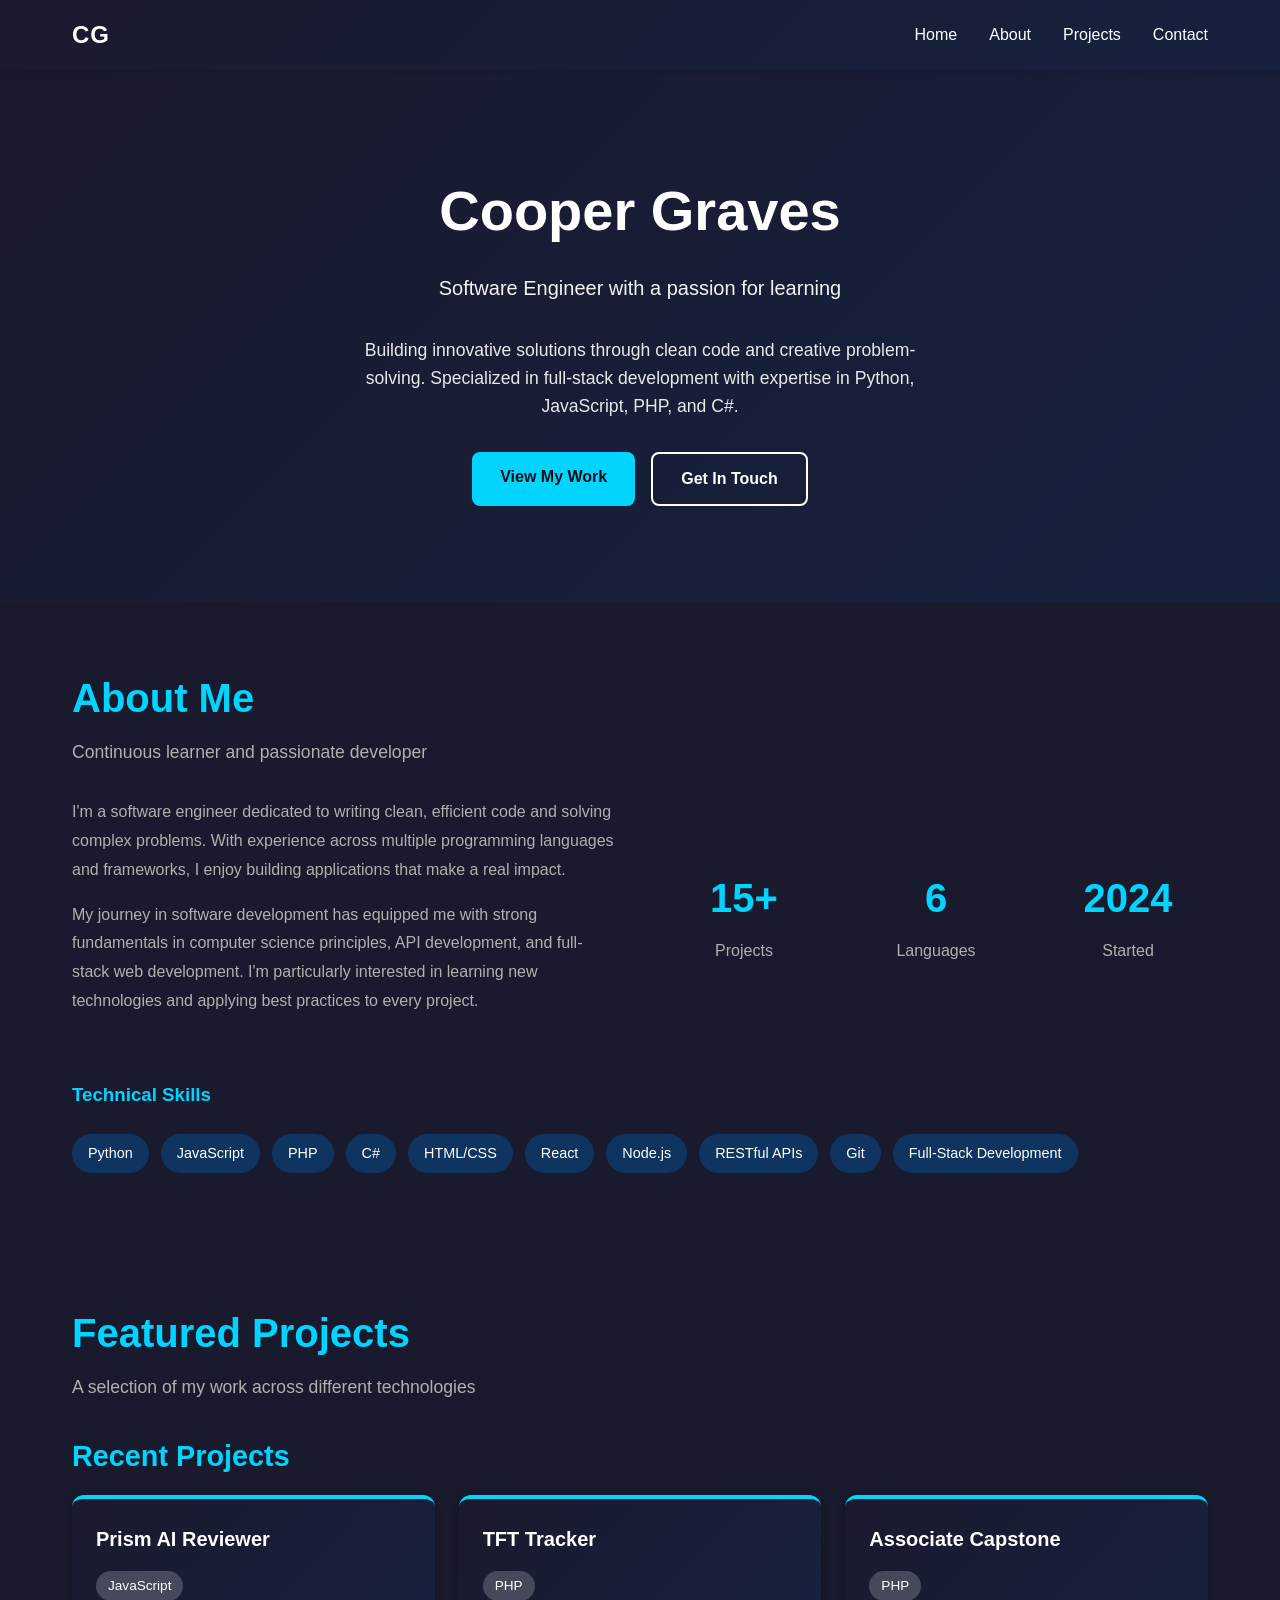
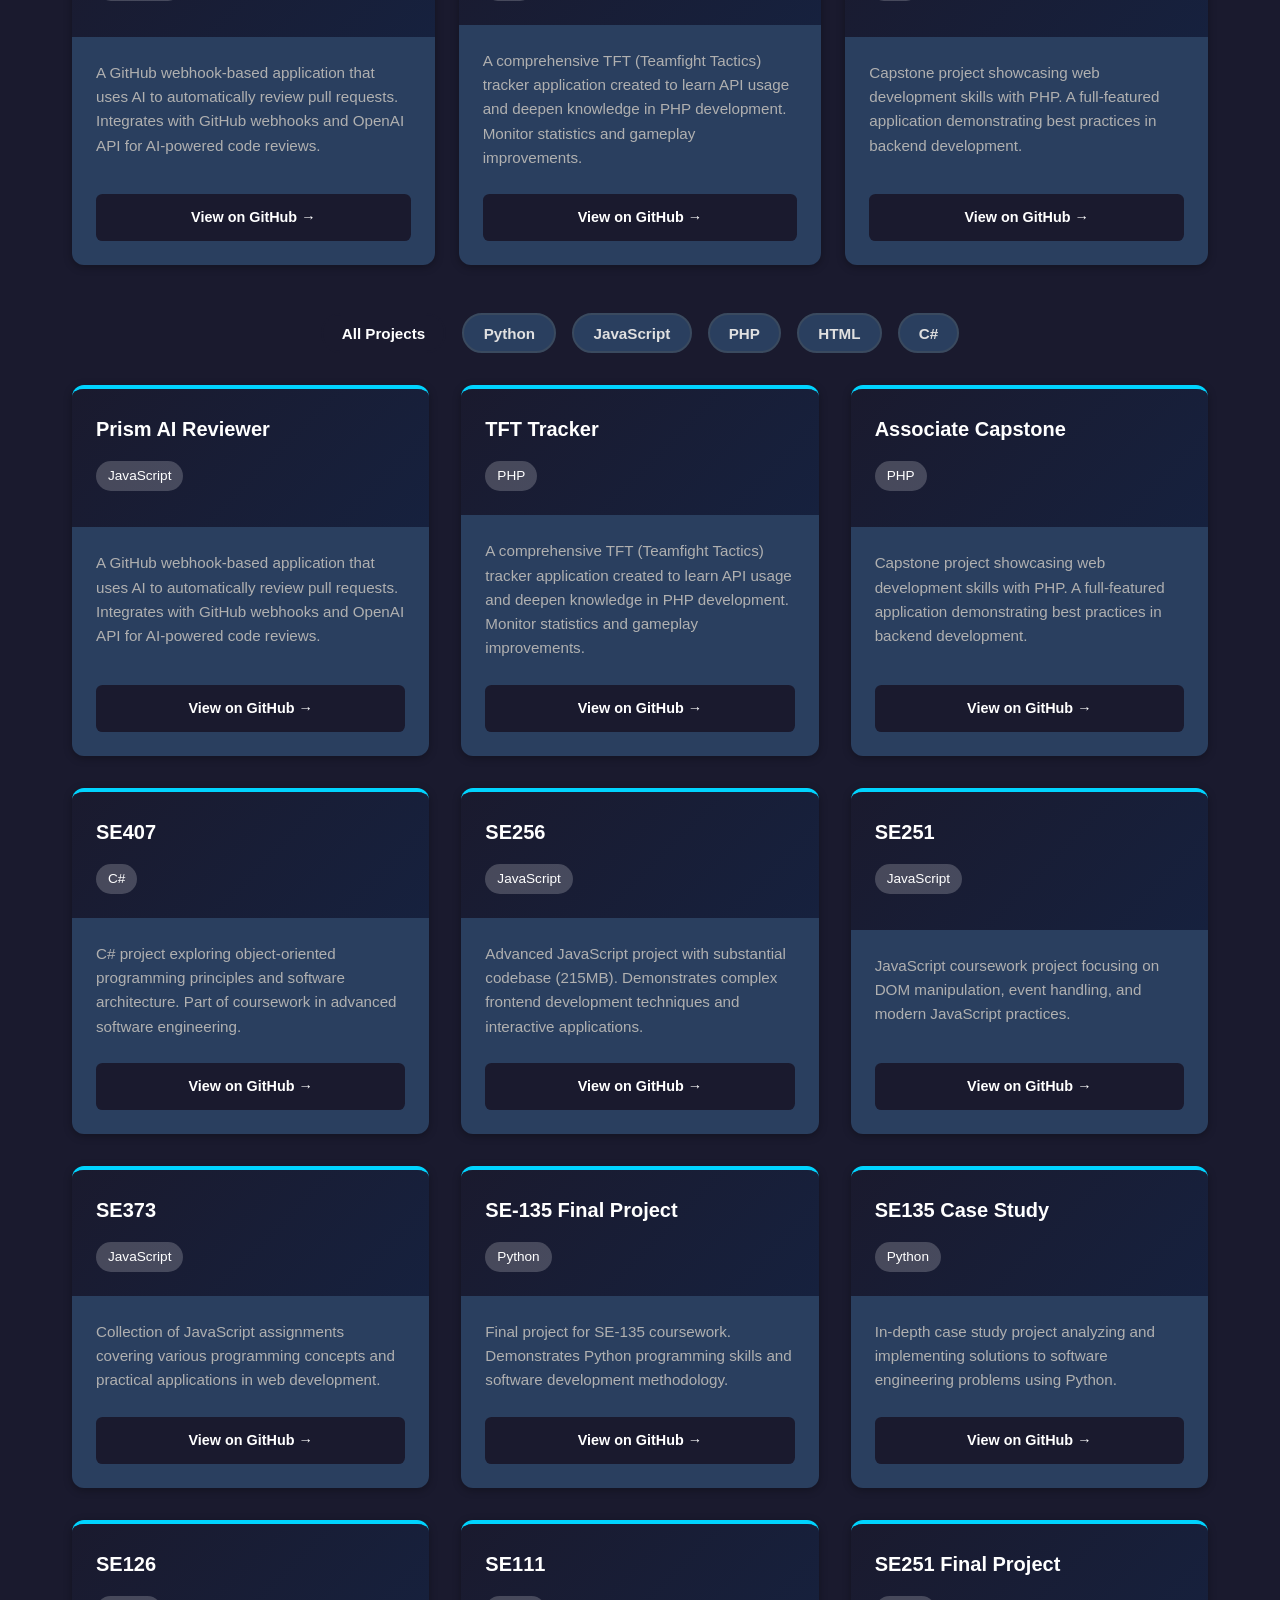
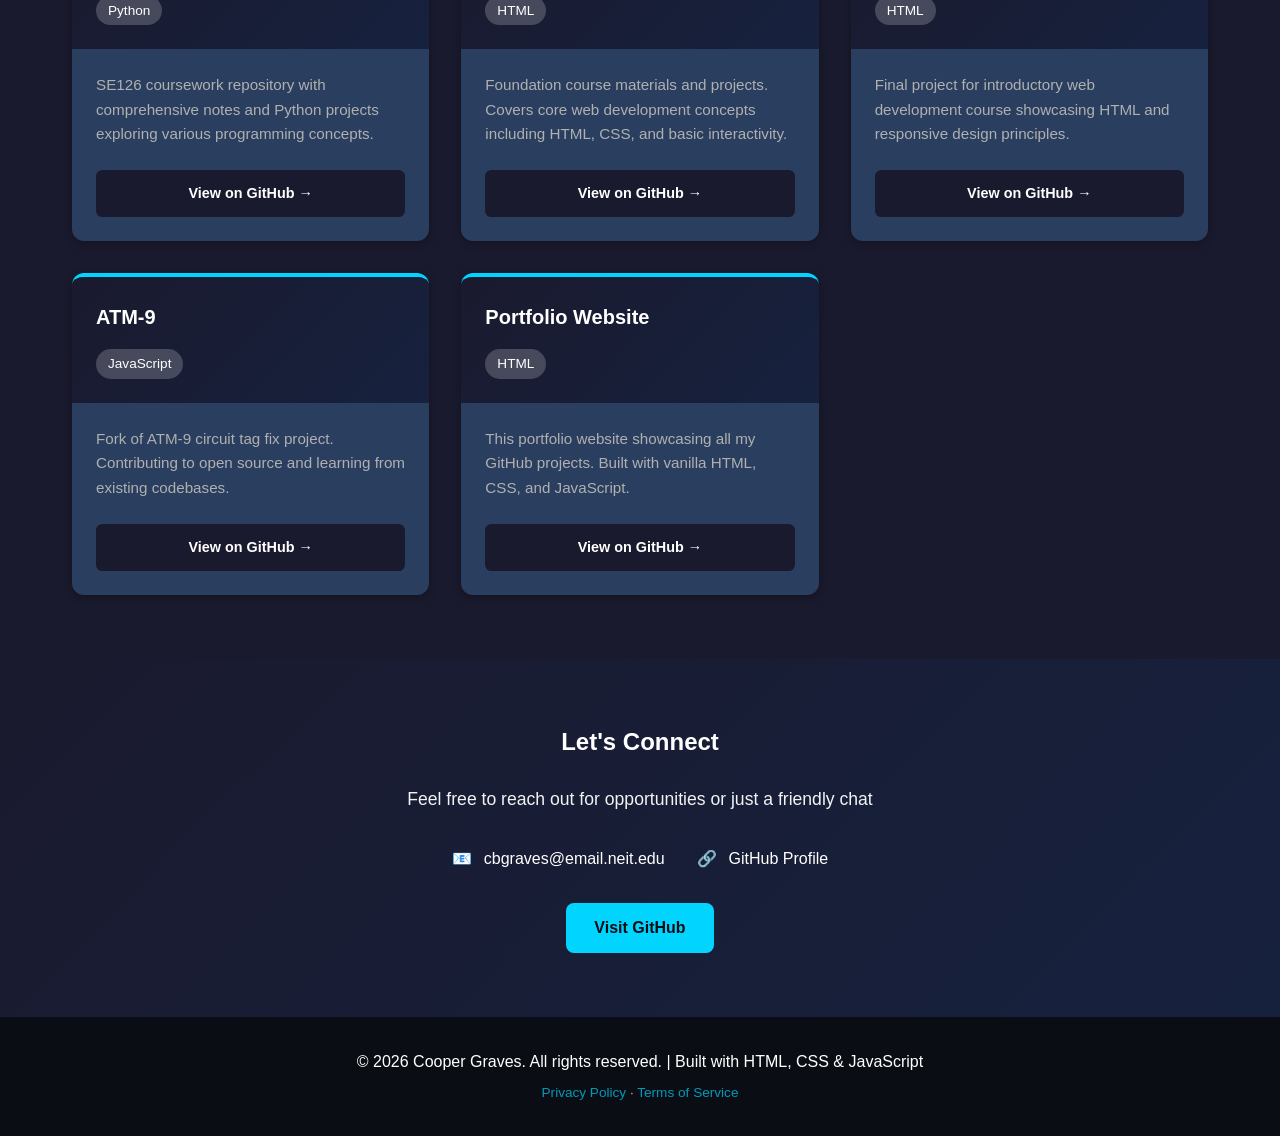
<file: index.html>
<!DOCTYPE html>
<html lang="en">

<head>
    <meta charset="UTF-8">
    <meta name="viewport" content="width=device-width, initial-scale=1.0">
    <meta name="description"
        content="Cooper Graves - Software Engineer Portfolio. Showcasing projects in Python, JavaScript, PHP, C# and more.">
    <title>Cooper Graves - Software Engineer Portfolio</title>
    <link rel="stylesheet" href="style.css">
</head>

<body>
    <!-- Navigation -->
    <nav>
        <div class="container">
            <div class="logo">CG</div>
            <ul>
                <li><a href="#home">Home</a></li>
                <li><a href="#about">About</a></li>
                <li><a href="#projects">Projects</a></li>
                <li><a href="#contact">Contact</a></li>
            </ul>
        </div>
    </nav>

    <!-- Hero Section -->
    <section class="hero" id="home">
        <div class="container">
            <h1>Cooper Graves</h1>
            <p class="subtitle">Software Engineer with a passion for learning</p>
            <p class="bio">Building innovative solutions through clean code and creative problem-solving. Specialized in
                full-stack development with expertise in Python, JavaScript, PHP, and C#.</p>
            <div class="cta-buttons">
                <a href="#projects" class="btn btn-primary">View My Work</a>
                <a href="#contact" class="btn btn-secondary">Get In Touch</a>
            </div>
        </div>
    </section>

    <!-- About Section -->
    <section class="section" id="about">
        <div class="container">
            <h2>About Me</h2>
            <p class="section-subtitle">Continuous learner and passionate developer</p>
            <div class="about-content">
                <div class="about-text">
                    <p>I'm a software engineer dedicated to writing clean, efficient code and solving complex problems.
                        With experience across multiple programming languages and frameworks, I enjoy building
                        applications that make a real impact.</p>
                    <p>My journey in software development has equipped me with strong fundamentals in computer science
                        principles, API development, and full-stack web development. I'm particularly interested in
                        learning new technologies and applying best practices to every project.</p>
                </div>
                <div>
                    <div class="stats">
                        <div class="stat-item">
                            <h3>15+</h3>
                            <p>Projects</p>
                        </div>
                        <div class="stat-item">
                            <h3>6</h3>
                            <p>Languages</p>
                        </div>
                        <div class="stat-item">
                            <h3>2024</h3>
                            <p>Started</p>
                        </div>
                    </div>
                </div>
            </div>
            <div style="margin-top: 3rem;">
                <h3 style="margin-bottom: 1rem; color: var(--accent-bright);">Technical Skills</h3>
                <div class="skills">
                    <span class="skill-tag">Python</span>
                    <span class="skill-tag">JavaScript</span>
                    <span class="skill-tag">PHP</span>
                    <span class="skill-tag">C#</span>
                    <span class="skill-tag">HTML/CSS</span>
                    <span class="skill-tag">React</span>
                    <span class="skill-tag">Node.js</span>
                    <span class="skill-tag">RESTful APIs</span>
                    <span class="skill-tag">Git</span>
                    <span class="skill-tag">Full-Stack Development</span>
                </div>
            </div>
        </div>
    </section>

    <!-- Projects Section -->
    <section class="section" id="projects">
        <div class="container">
            <h2>Featured Projects</h2>
            <p class="section-subtitle">A selection of my work across different technologies</p>

            <div class="recent-projects">
                <h3>Recent Projects</h3>
                <div class="recent-grid" id="recentGrid">
                </div>
            </div>

            <div class="filter-buttons">
                <button class="filter-btn active" data-filter="all">All Projects</button>
                <button class="filter-btn" data-filter="Python">Python</button>
                <button class="filter-btn" data-filter="JavaScript">JavaScript</button>
                <button class="filter-btn" data-filter="PHP">PHP</button>
                <button class="filter-btn" data-filter="HTML">HTML</button>
                <button class="filter-btn" data-filter="C#">C#</button>
            </div>

            <div class="projects-grid" id="projectsGrid">
                <!-- Projects will be dynamically inserted here -->
            </div>
        </div>
    </section>

    <!-- Contact Section -->
    <section class="contact-section" id="contact">
        <div class="container">
            <h2>Let's Connect</h2>
            <p style="font-size: 1.1rem; margin-bottom: 2rem; opacity: 0.95;">Feel free to reach out for opportunities
                or just a friendly chat</p>
            <div class="contact-info">
                <div class="contact-item">
                    <span>📧</span>
                    <a href="mailto:cbgraves@email.neit.edu" class="contact-link">cbgraves@email.neit.edu</a>
                </div>
                <div class="contact-item">
                    <span>🔗</span>
                    <a href="https://github.com/Arochio" class="contact-link" target="_blank">GitHub Profile</a>
                </div>
            </div>
            <a href="https://github.com/Arochio" class="btn btn-primary" target="_blank">Visit GitHub</a>
        </div>
    </section>

    <footer>
        <div class="container">
            <p>&copy; 2026 Cooper Graves. All rights reserved. | Built with HTML, CSS &amp; JavaScript</p>
            <p style="margin-top: 0.5rem; font-size: 0.85rem; opacity: 0.7;">
                <a href="legal/privacy-policy.html" style="color: var(--accent-bright); text-decoration: none;">Privacy Policy</a>
                &middot;
                <a href="legal/terms-of-service.html" style="color: var(--accent-bright); text-decoration: none;">Terms of Service</a>
            </p>
        </div>
    </footer>

    <script src="script.js"></script>
    <!-- Google tag (gtag.js) -->
    <script async src="https://www.googletagmanager.com/gtag/js?id=G-080J0095BS"></script>
    <script>
        window.dataLayer = window.dataLayer || [];
        function gtag() { dataLayer.push(arguments); }
        gtag('js', new Date());

        gtag('config', 'G-080J0095BS');
    </script>
</body>

</html>
</file>
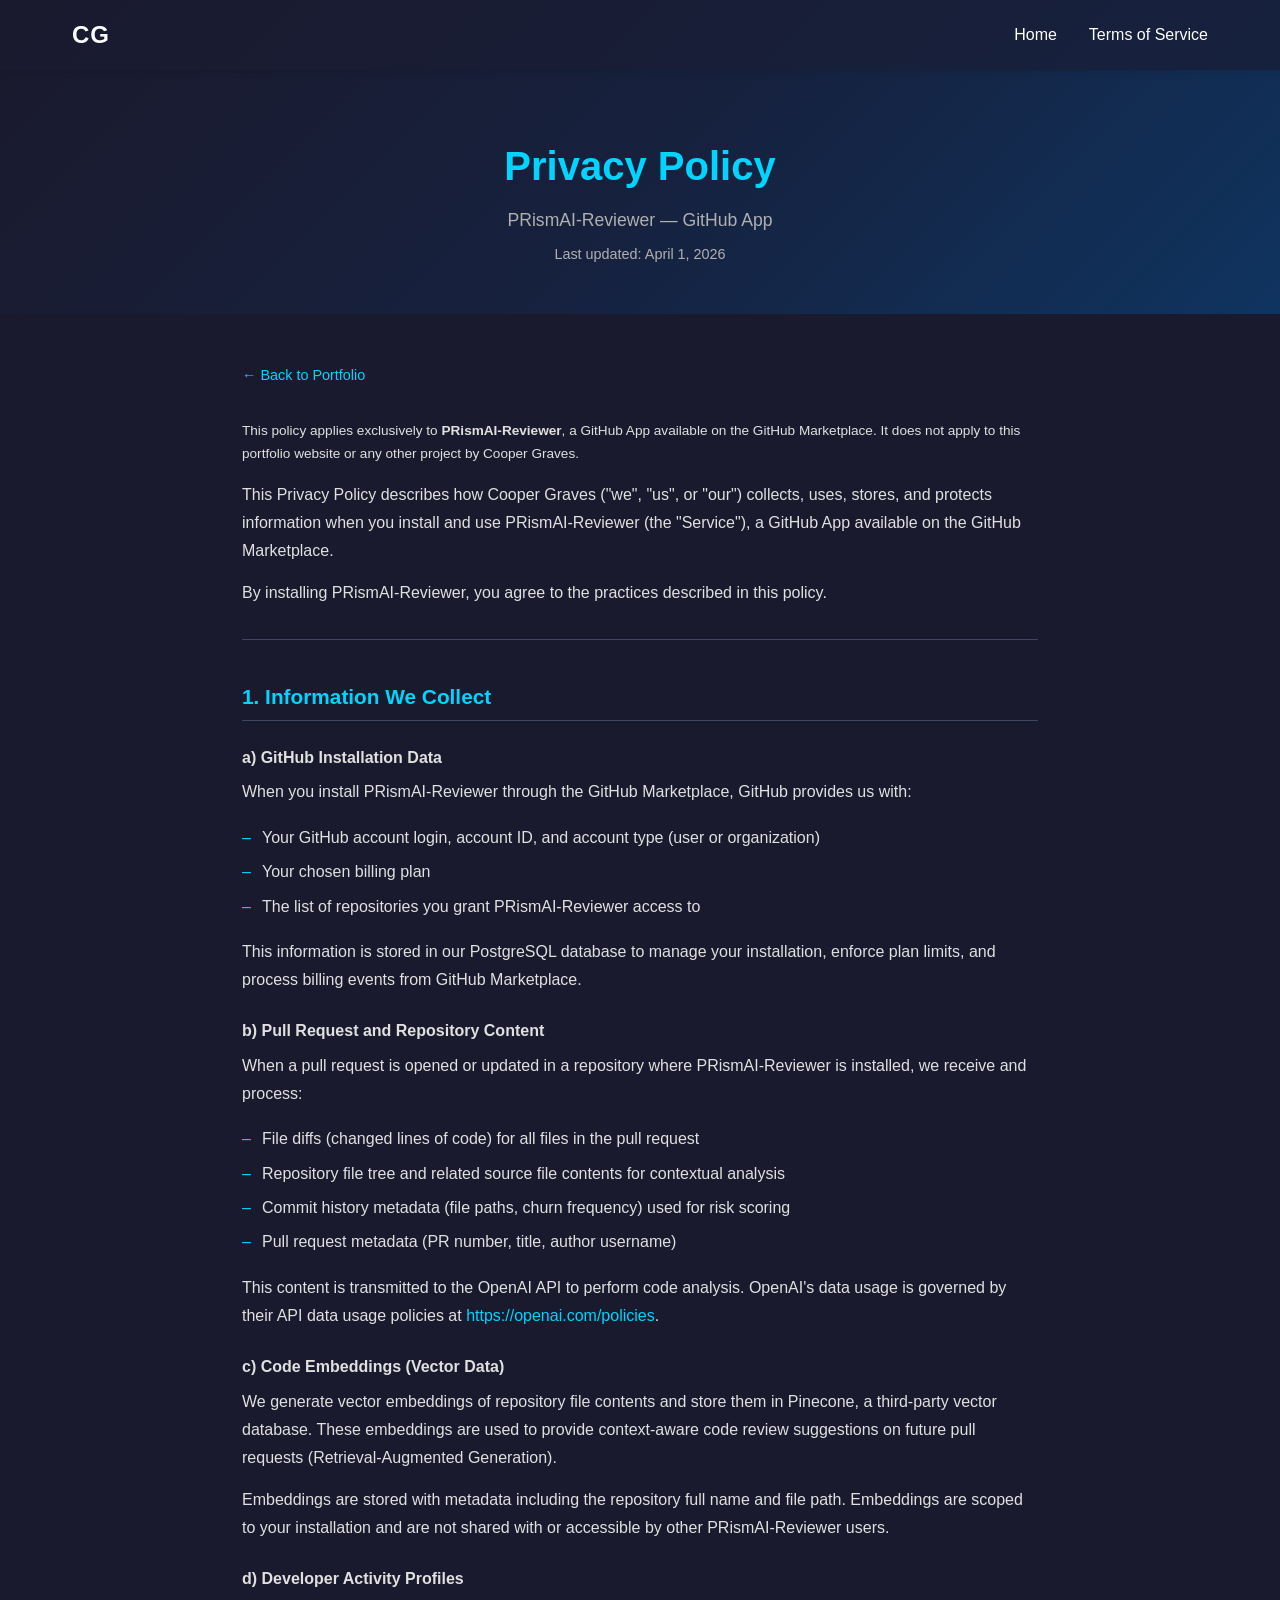
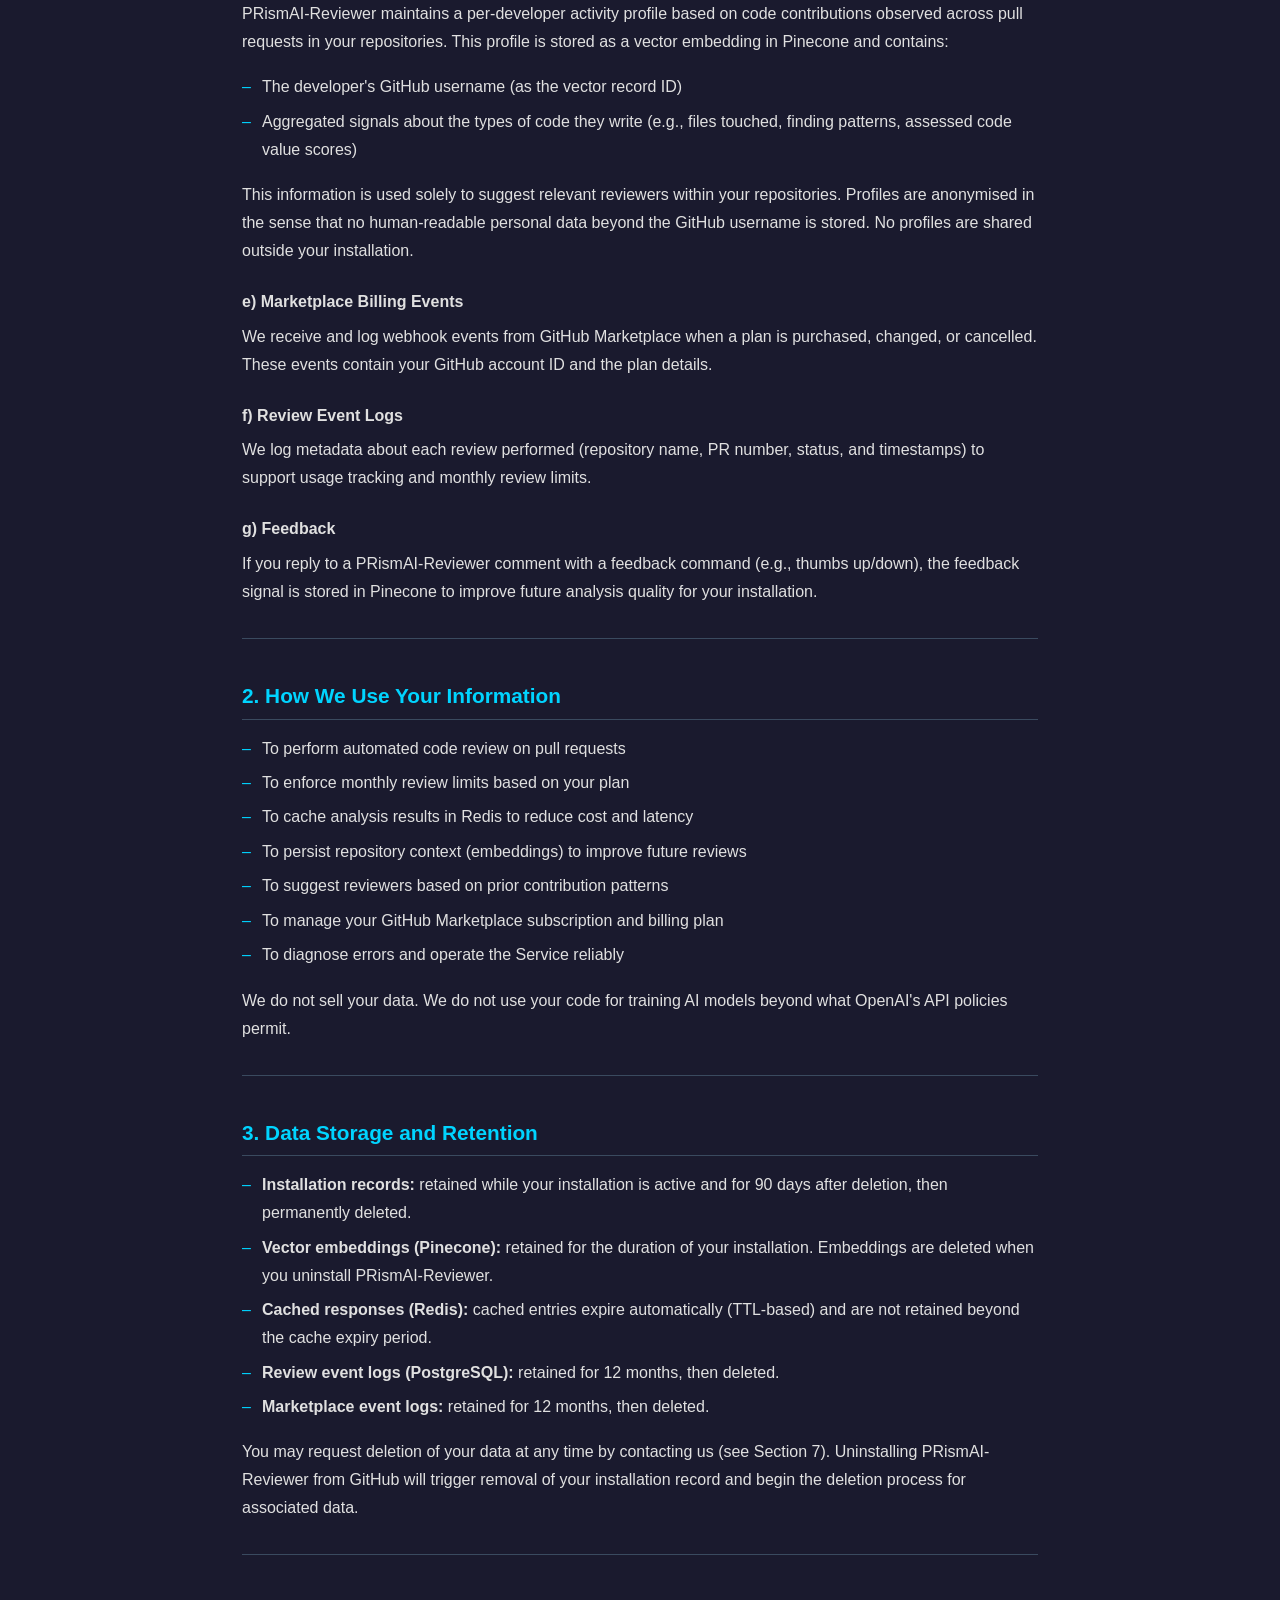
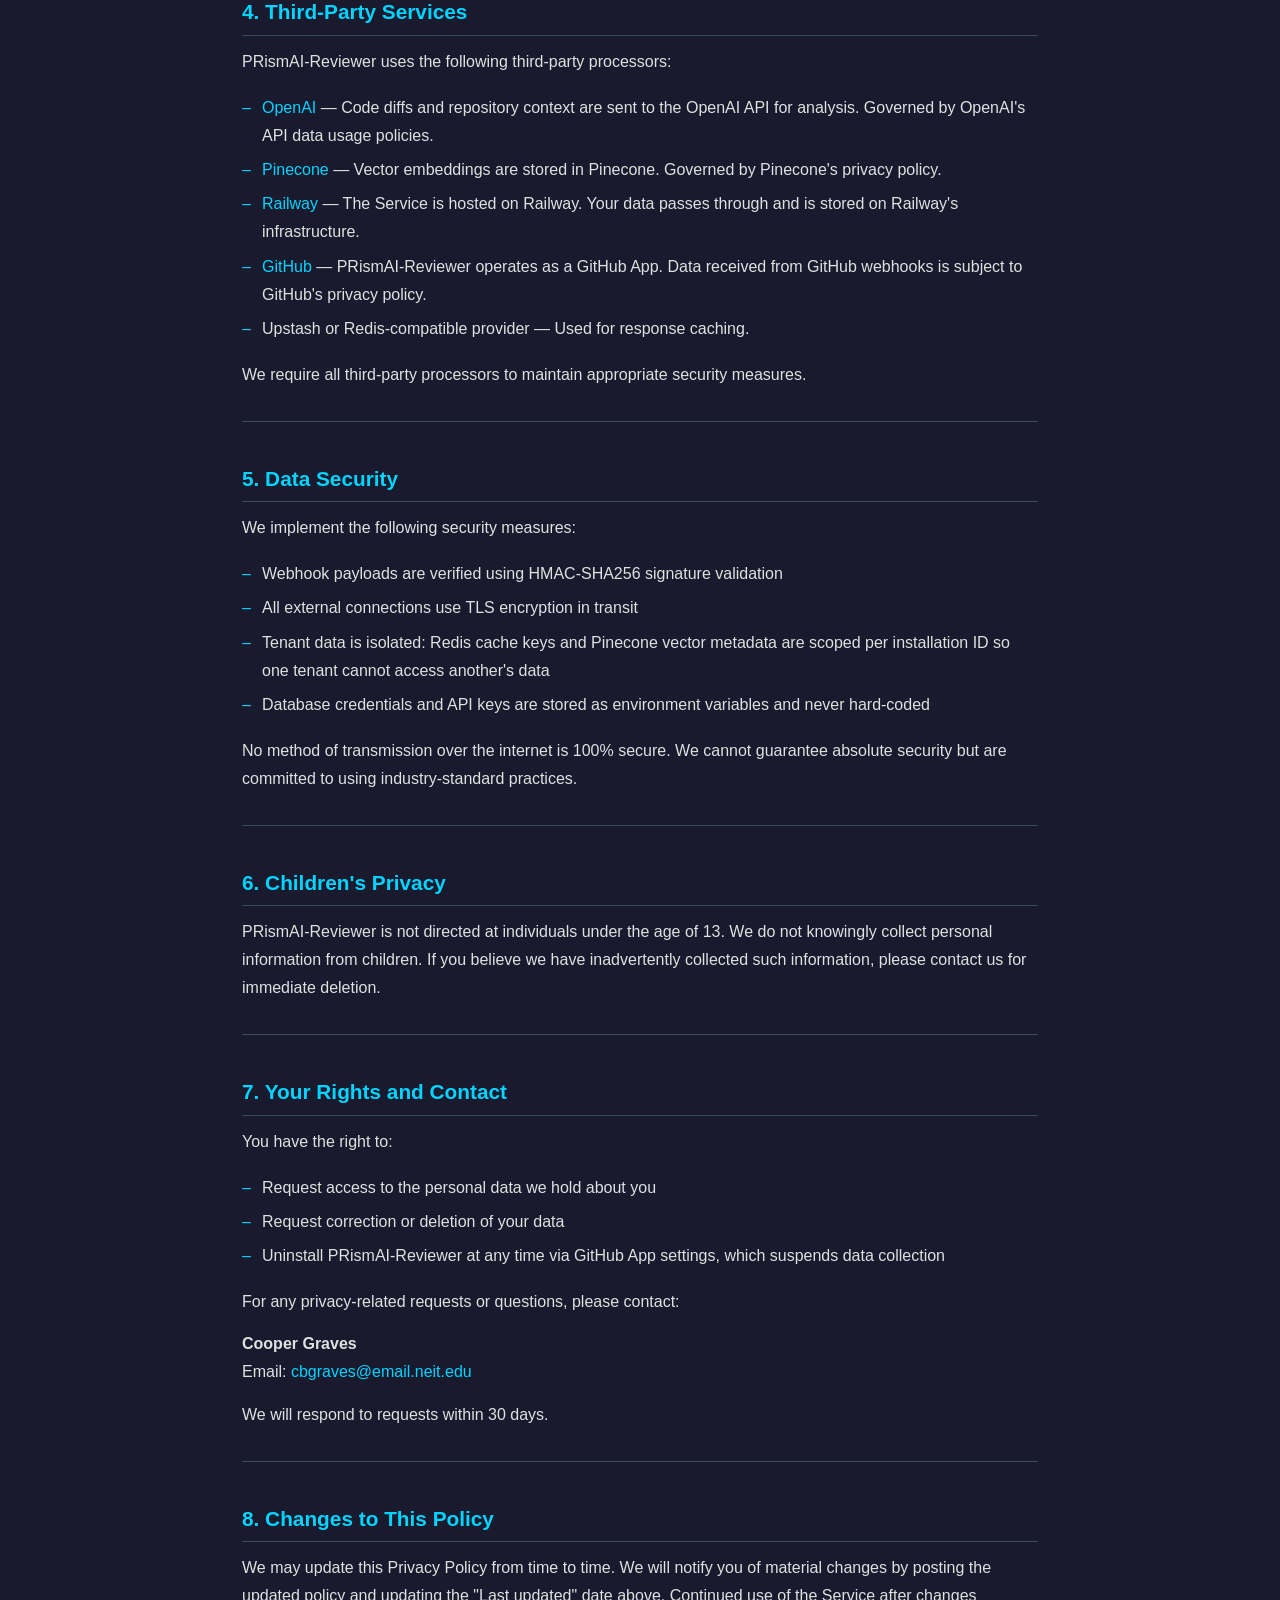
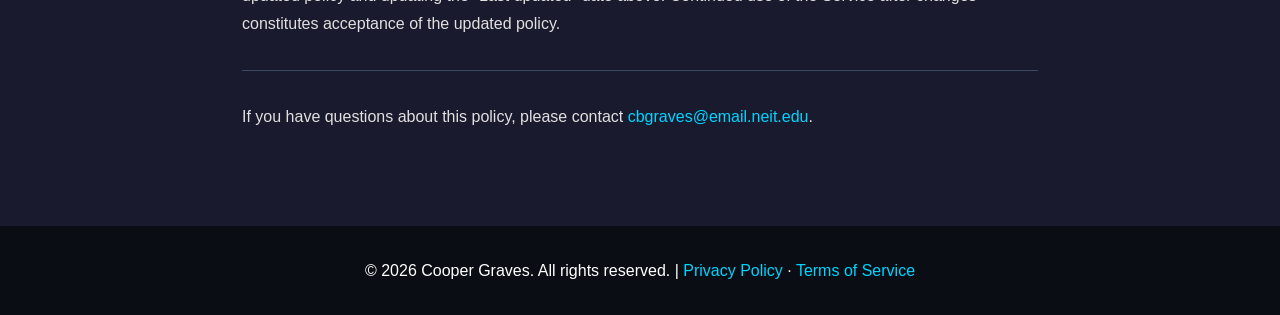
<file: legal/privacy-policy.html>
<!DOCTYPE html>
<html lang="en">

<head>
    <meta charset="UTF-8">
    <meta name="viewport" content="width=device-width, initial-scale=1.0">
    <meta name="description" content="Privacy Policy for PRismAI-Reviewer, a GitHub App that provides automated code review. Describes how we collect, use, and protect your data.">
    <title>PRismAI-Reviewer GitHub App - Privacy Policy</title>
    <link rel="stylesheet" href="../style.css">
    <style>
        .legal-hero {
            background: linear-gradient(135deg, var(--primary) 0%, var(--secondary) 50%, var(--accent) 100%);
            padding: 4rem 0 3rem;
            text-align: center;
        }

        .legal-hero h1 {
            font-size: 2.5rem;
            font-weight: 700;
            color: var(--accent-bright);
            margin-bottom: 0.5rem;
        }

        .legal-hero .app-name {
            font-size: 1.1rem;
            color: var(--text-light);
        }

        .legal-hero .last-updated {
            font-size: 0.9rem;
            color: var(--text-light);
            margin-top: 0.5rem;
        }

        .legal-content {
            max-width: 860px;
            margin: 0 auto;
            padding: 3rem 2rem 5rem;
        }

        .legal-content h2 {
            font-size: 1.3rem;
            font-weight: 700;
            color: var(--accent-bright);
            margin: 2.5rem 0 0.75rem;
            padding-bottom: 0.4rem;
            border-bottom: 1px solid var(--border);
        }

        .legal-content h3 {
            font-size: 1rem;
            font-weight: 600;
            color: var(--text);
            margin: 1.5rem 0 0.5rem;
        }

        .legal-content p {
            color: var(--text);
            margin-bottom: 0.9rem;
            line-height: 1.75;
        }

        .legal-content ul {
            list-style: none;
            padding: 0;
            margin-bottom: 0.9rem;
        }

        .legal-content ul li {
            color: var(--text);
            padding: 0.2rem 0 0.2rem 1.25rem;
            position: relative;
            line-height: 1.75;
        }

        .legal-content ul li::before {
            content: "–";
            position: absolute;
            left: 0;
            color: var(--accent-bright);
        }

        .legal-content a {
            color: var(--accent-bright);
            text-decoration: none;
        }

        .legal-content a:hover {
            text-decoration: underline;
        }

        .divider {
            border: none;
            border-top: 1px solid var(--border);
            margin: 2rem 0;
        }

        .back-link {
            display: inline-flex;
            align-items: center;
            gap: 0.4rem;
            color: var(--accent-bright);
            text-decoration: none;
            font-size: 0.9rem;
            margin-bottom: 2rem;
            transition: opacity 0.2s;
        }

        .back-link:hover {
            opacity: 0.8;
        }
    </style>
</head>

<body>
    <!-- Navigation -->
    <nav>
        <div class="container">
            <div class="logo">CG</div>
            <ul>
                <li><a href="../index.html">Home</a></li>
                <li><a href="terms-of-service.html">Terms of Service</a></li>
            </ul>
        </div>
    </nav>

    <!-- Hero -->
    <div class="legal-hero">
        <div class="container">
            <h1>Privacy Policy</h1>
            <p class="app-name">PRismAI-Reviewer &mdash; GitHub App</p>
            <p class="last-updated">Last updated: April 1, 2026</p>
        </div>
    </div>

    <!-- Content -->
    <div class="legal-content">
        <a href="../index.html" class="back-link">&#8592; Back to Portfolio</a>

        <p class="caps-block" style="font-size: 0.85rem;">This policy applies exclusively to <strong>PRismAI-Reviewer</strong>, a GitHub App available on the GitHub Marketplace. It does not apply to this portfolio website or any other project by Cooper Graves.</p>

        <p>This Privacy Policy describes how Cooper Graves ("we", "us", or "our") collects, uses, stores, and protects
            information when you install and use PRismAI-Reviewer (the "Service"), a GitHub App available on the GitHub Marketplace.</p>
        <p>By installing PRismAI-Reviewer, you agree to the practices described in this policy.</p>

        <hr class="divider">

        <h2>1. Information We Collect</h2>

        <h3>a) GitHub Installation Data</h3>
        <p>When you install PRismAI-Reviewer through the GitHub Marketplace, GitHub provides us with:</p>
        <ul>
            <li>Your GitHub account login, account ID, and account type (user or organization)</li>
            <li>Your chosen billing plan</li>
            <li>The list of repositories you grant PRismAI-Reviewer access to</li>
        </ul>
        <p>This information is stored in our PostgreSQL database to manage your installation, enforce plan limits, and
            process billing events from GitHub Marketplace.</p>

        <h3>b) Pull Request and Repository Content</h3>
        <p>When a pull request is opened or updated in a repository where PRismAI-Reviewer is installed, we receive and process:</p>
        <ul>
            <li>File diffs (changed lines of code) for all files in the pull request</li>
            <li>Repository file tree and related source file contents for contextual analysis</li>
            <li>Commit history metadata (file paths, churn frequency) used for risk scoring</li>
            <li>Pull request metadata (PR number, title, author username)</li>
        </ul>
        <p>This content is transmitted to the OpenAI API to perform code analysis. OpenAI's data usage is governed by
            their API data usage policies at <a href="https://openai.com/policies" target="_blank"
                rel="noopener noreferrer">https://openai.com/policies</a>.</p>

        <h3>c) Code Embeddings (Vector Data)</h3>
        <p>We generate vector embeddings of repository file contents and store them in Pinecone, a third-party vector
            database. These embeddings are used to provide context-aware code review suggestions on future pull requests
            (Retrieval-Augmented Generation).</p>
        <p>Embeddings are stored with metadata including the repository full name and file path. Embeddings are scoped
            to your installation and are not shared with or accessible by other PRismAI-Reviewer users.</p>

        <h3>d) Developer Activity Profiles</h3>
        <p>PRismAI-Reviewer maintains a per-developer activity profile based on code contributions observed across pull requests in
            your repositories. This profile is stored as a vector embedding in Pinecone and contains:</p>
        <ul>
            <li>The developer's GitHub username (as the vector record ID)</li>
            <li>Aggregated signals about the types of code they write (e.g., files touched, finding patterns, assessed
                code value scores)</li>
        </ul>
        <p>This information is used solely to suggest relevant reviewers within your repositories. Profiles are
            anonymised in the sense that no human-readable personal data beyond the GitHub username is stored. No
            profiles are shared outside your installation.</p>

        <h3>e) Marketplace Billing Events</h3>
        <p>We receive and log webhook events from GitHub Marketplace when a plan is purchased, changed, or cancelled.
            These events contain your GitHub account ID and the plan details.</p>

        <h3>f) Review Event Logs</h3>
        <p>We log metadata about each review performed (repository name, PR number, status, and timestamps) to support
            usage tracking and monthly review limits.</p>

        <h3>g) Feedback</h3>
        <p>If you reply to a PRismAI-Reviewer comment with a feedback command (e.g., thumbs up/down), the feedback signal is stored
            in Pinecone to improve future analysis quality for your installation.</p>

        <hr class="divider">

        <h2>2. How We Use Your Information</h2>
        <ul>
            <li>To perform automated code review on pull requests</li>
            <li>To enforce monthly review limits based on your plan</li>
            <li>To cache analysis results in Redis to reduce cost and latency</li>
            <li>To persist repository context (embeddings) to improve future reviews</li>
            <li>To suggest reviewers based on prior contribution patterns</li>
            <li>To manage your GitHub Marketplace subscription and billing plan</li>
            <li>To diagnose errors and operate the Service reliably</li>
        </ul>
        <p>We do not sell your data. We do not use your code for training AI models beyond what OpenAI's API policies
            permit.</p>

        <hr class="divider">

        <h2>3. Data Storage and Retention</h2>
        <ul>
            <li><strong>Installation records:</strong> retained while your installation is active and for 90 days after
                deletion, then permanently deleted.</li>
            <li><strong>Vector embeddings (Pinecone):</strong> retained for the duration of your installation.
                Embeddings are deleted when you uninstall PRismAI-Reviewer.</li>
            <li><strong>Cached responses (Redis):</strong> cached entries expire automatically (TTL-based) and are not
                retained beyond the cache expiry period.</li>
            <li><strong>Review event logs (PostgreSQL):</strong> retained for 12 months, then deleted.</li>
            <li><strong>Marketplace event logs:</strong> retained for 12 months, then deleted.</li>
        </ul>
        <p>You may request deletion of your data at any time by contacting us (see Section 7). Uninstalling PRismAI-Reviewer from
            GitHub will trigger removal of your installation record and begin the deletion process for associated data.</p>

        <hr class="divider">

        <h2>4. Third-Party Services</h2>
        <p>PRismAI-Reviewer uses the following third-party processors:</p>
        <ul>
            <li><a href="https://openai.com" target="_blank" rel="noopener noreferrer">OpenAI</a> — Code diffs and
                repository context are sent to the OpenAI API for analysis. Governed by OpenAI's API data usage
                policies.</li>
            <li><a href="https://pinecone.io" target="_blank" rel="noopener noreferrer">Pinecone</a> — Vector
                embeddings are stored in Pinecone. Governed by Pinecone's privacy policy.</li>
            <li><a href="https://railway.app" target="_blank" rel="noopener noreferrer">Railway</a> — The Service is
                hosted on Railway. Your data passes through and is stored on Railway's infrastructure.</li>
            <li><a href="https://github.com" target="_blank" rel="noopener noreferrer">GitHub</a> — PRismAI-Reviewer operates as
                a GitHub App. Data received from GitHub webhooks is subject to GitHub's privacy policy.</li>
            <li>Upstash or Redis-compatible provider — Used for response caching.</li>
        </ul>
        <p>We require all third-party processors to maintain appropriate security measures.</p>

        <hr class="divider">

        <h2>5. Data Security</h2>
        <p>We implement the following security measures:</p>
        <ul>
            <li>Webhook payloads are verified using HMAC-SHA256 signature validation</li>
            <li>All external connections use TLS encryption in transit</li>
            <li>Tenant data is isolated: Redis cache keys and Pinecone vector metadata are scoped per installation ID
                so one tenant cannot access another's data</li>
            <li>Database credentials and API keys are stored as environment variables and never hard-coded</li>
        </ul>
        <p>No method of transmission over the internet is 100% secure. We cannot guarantee absolute security but are
            committed to using industry-standard practices.</p>

        <hr class="divider">

        <h2>6. Children's Privacy</h2>
        <p>PRismAI-Reviewer is not directed at individuals under the age of 13. We do not knowingly collect personal information
            from children. If you believe we have inadvertently collected such information, please contact us for
            immediate deletion.</p>

        <hr class="divider">

        <h2>7. Your Rights and Contact</h2>
        <p>You have the right to:</p>
        <ul>
            <li>Request access to the personal data we hold about you</li>
            <li>Request correction or deletion of your data</li>
            <li>Uninstall PRismAI-Reviewer at any time via GitHub App settings, which suspends data collection</li>
        </ul>
        <p>For any privacy-related requests or questions, please contact:</p>
        <p><strong>Cooper Graves</strong><br>
            Email: <a href="mailto:cbgraves@email.neit.edu">cbgraves@email.neit.edu</a></p>
        <p>We will respond to requests within 30 days.</p>

        <hr class="divider">

        <h2>8. Changes to This Policy</h2>
        <p>We may update this Privacy Policy from time to time. We will notify you of material changes by posting the
            updated policy and updating the "Last updated" date above. Continued use of the Service after changes
            constitutes acceptance of the updated policy.</p>

        <hr class="divider">

        <p>If you have questions about this policy, please contact <a
                href="mailto:cbgraves@email.neit.edu">cbgraves@email.neit.edu</a>.</p>
    </div>

    <footer>
        <div class="container">
            <p>&copy; 2026 Cooper Graves. All rights reserved. |
                <a href="privacy-policy.html" style="color: var(--accent-bright); text-decoration: none;">Privacy
                    Policy</a> &middot;
                <a href="terms-of-service.html"
                    style="color: var(--accent-bright); text-decoration: none;">Terms of Service</a>
            </p>
        </div>
    </footer>
</body>

</html>
</file>
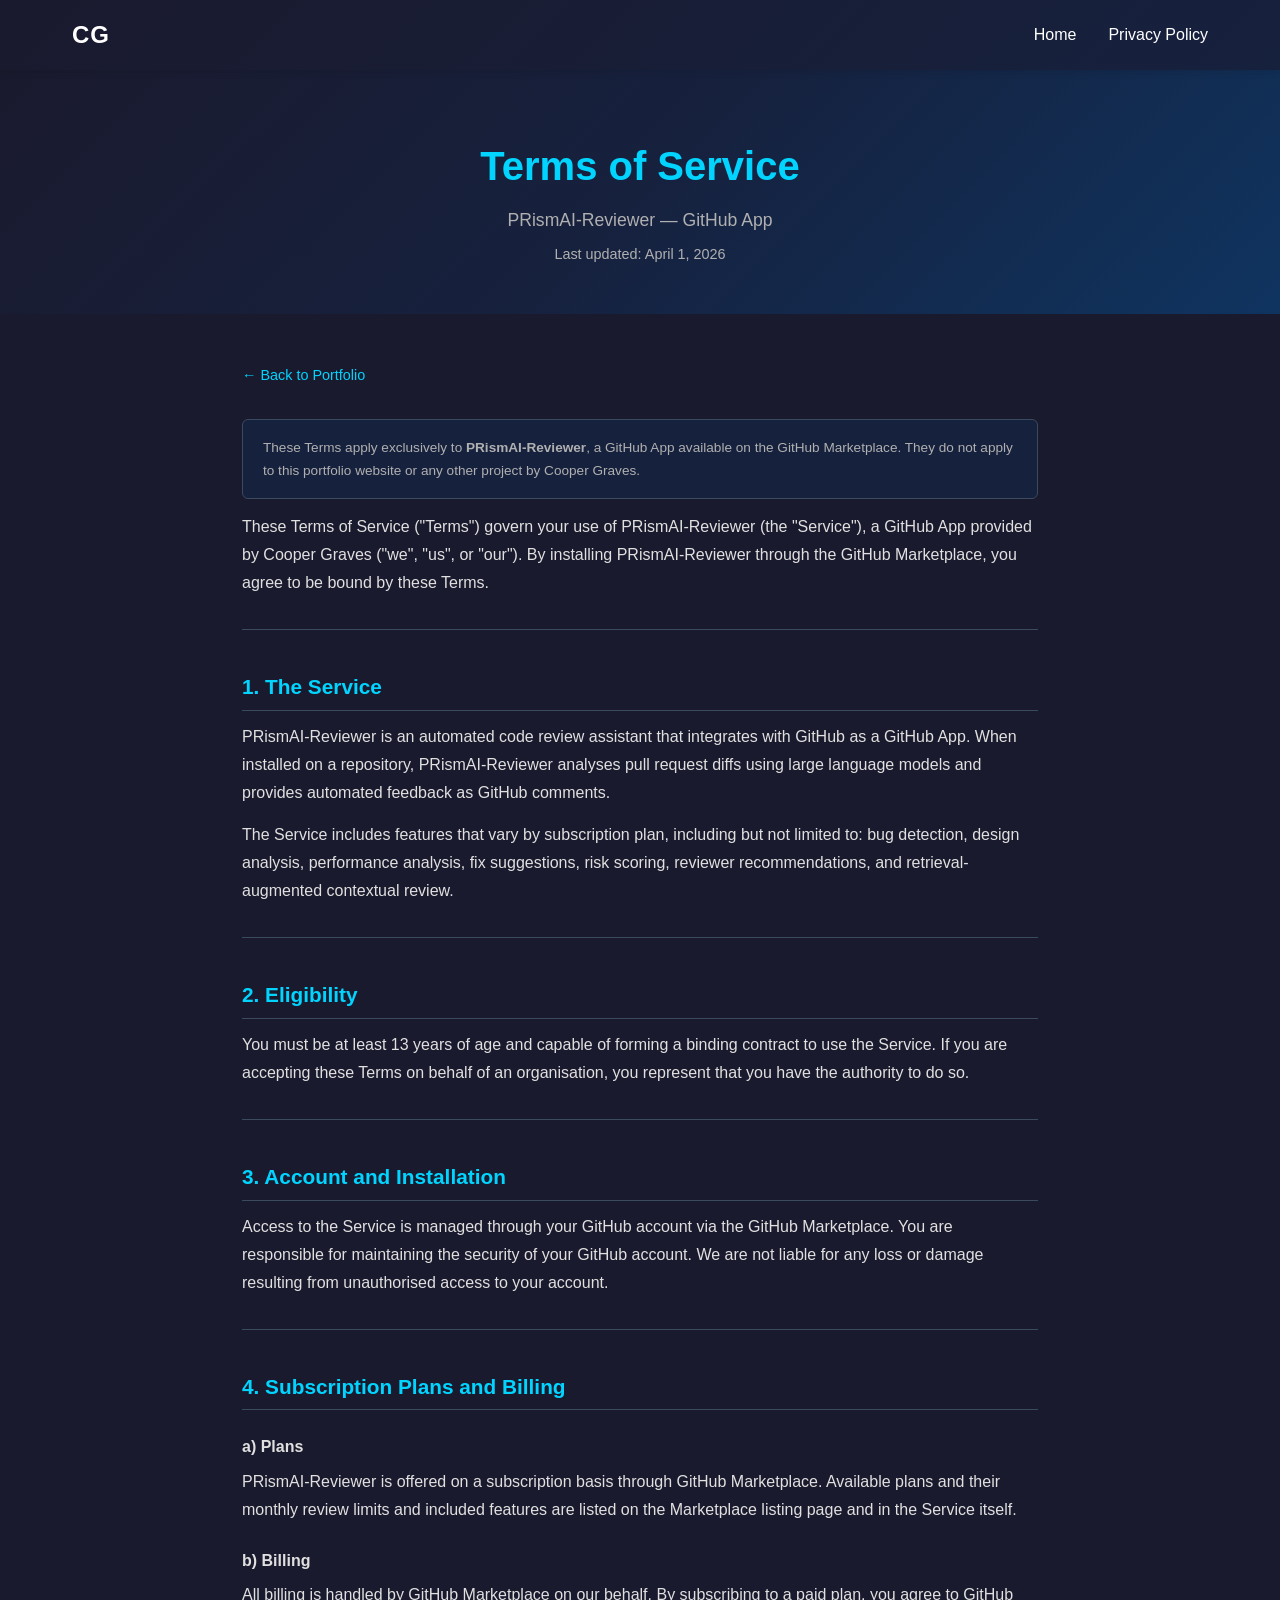
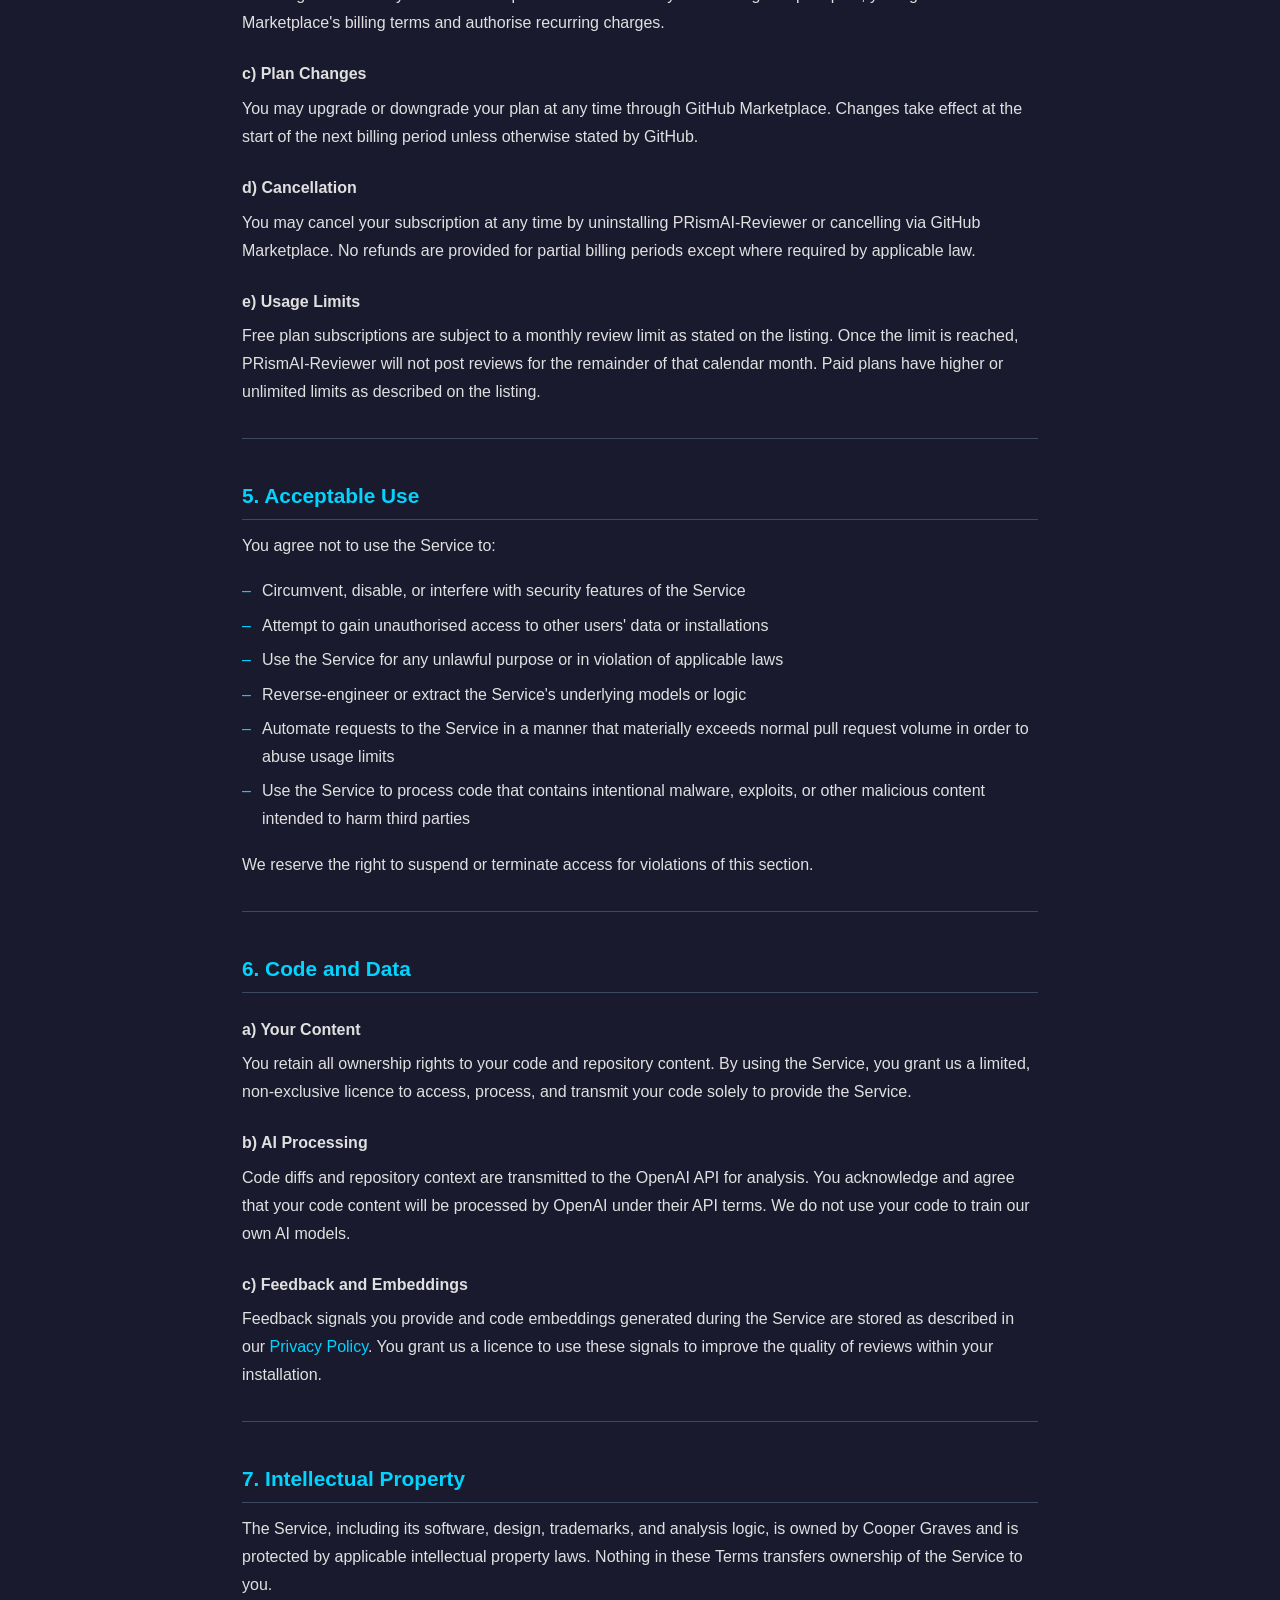
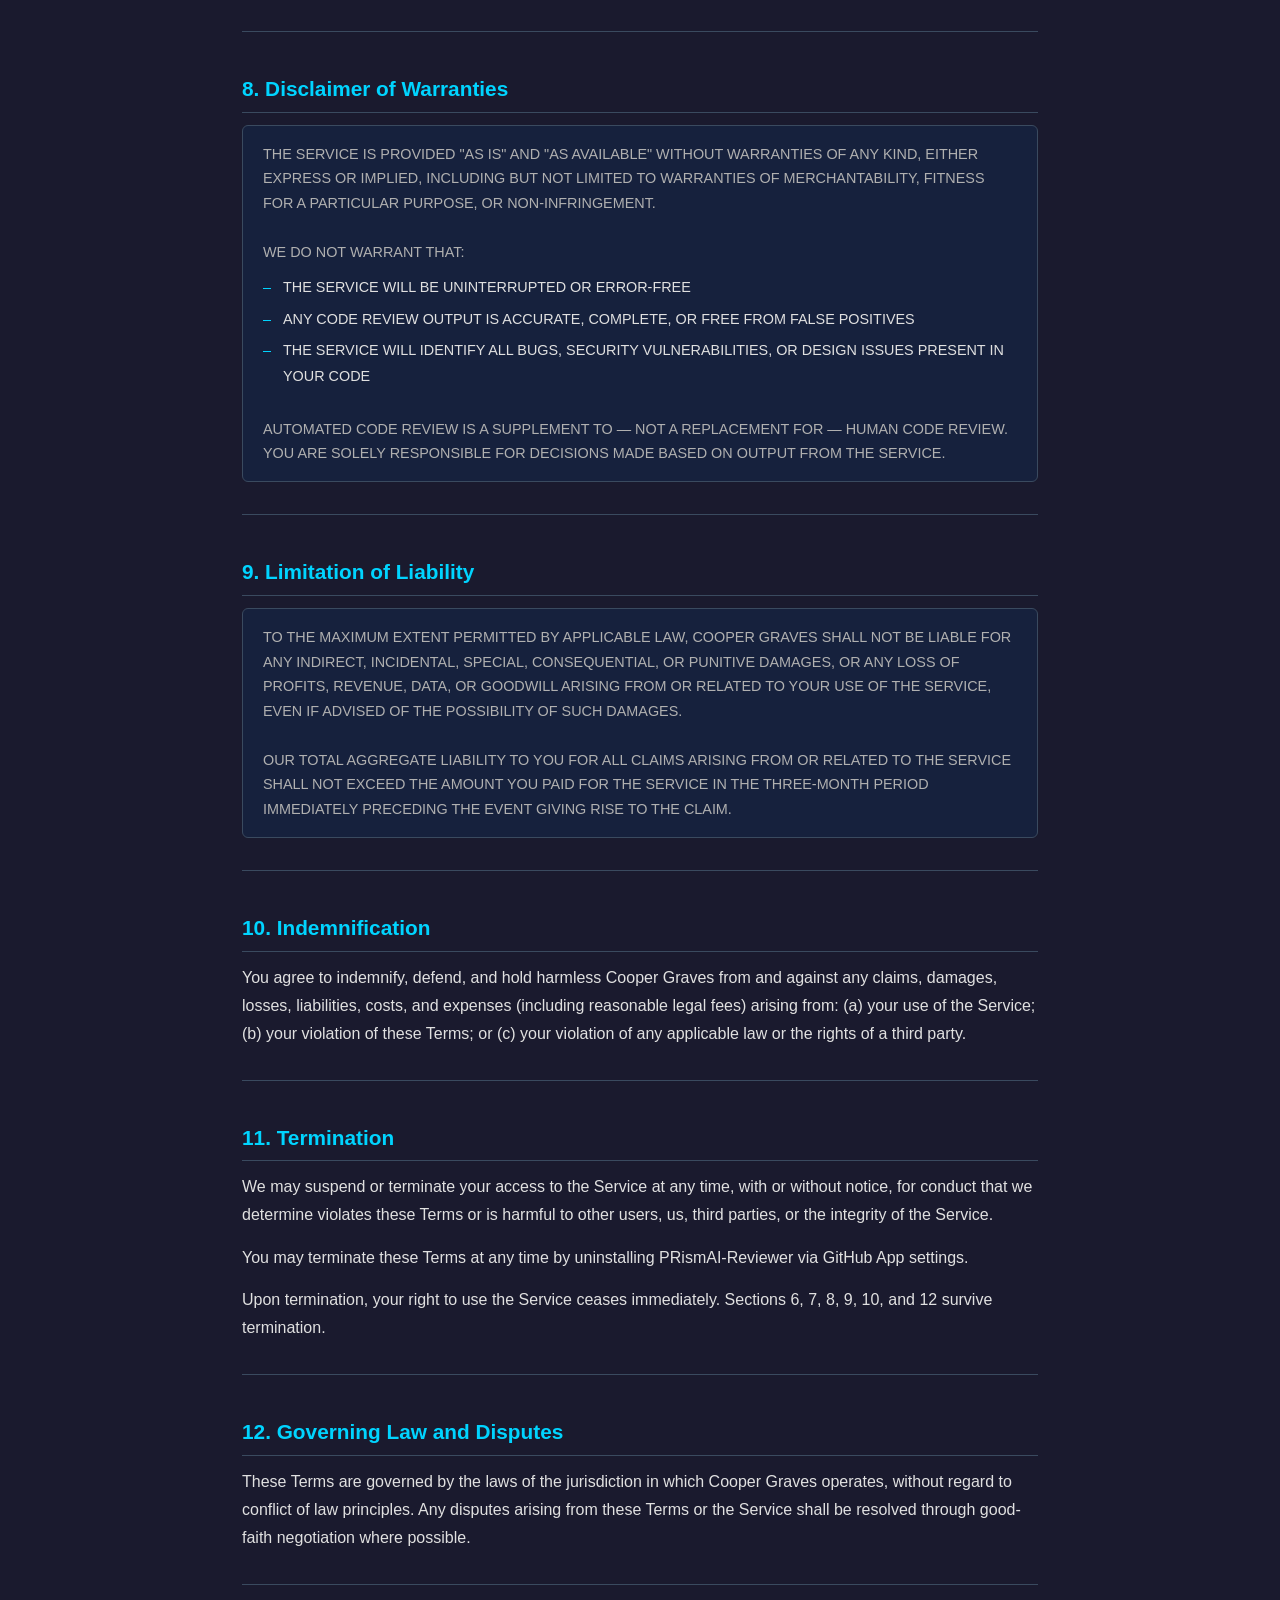
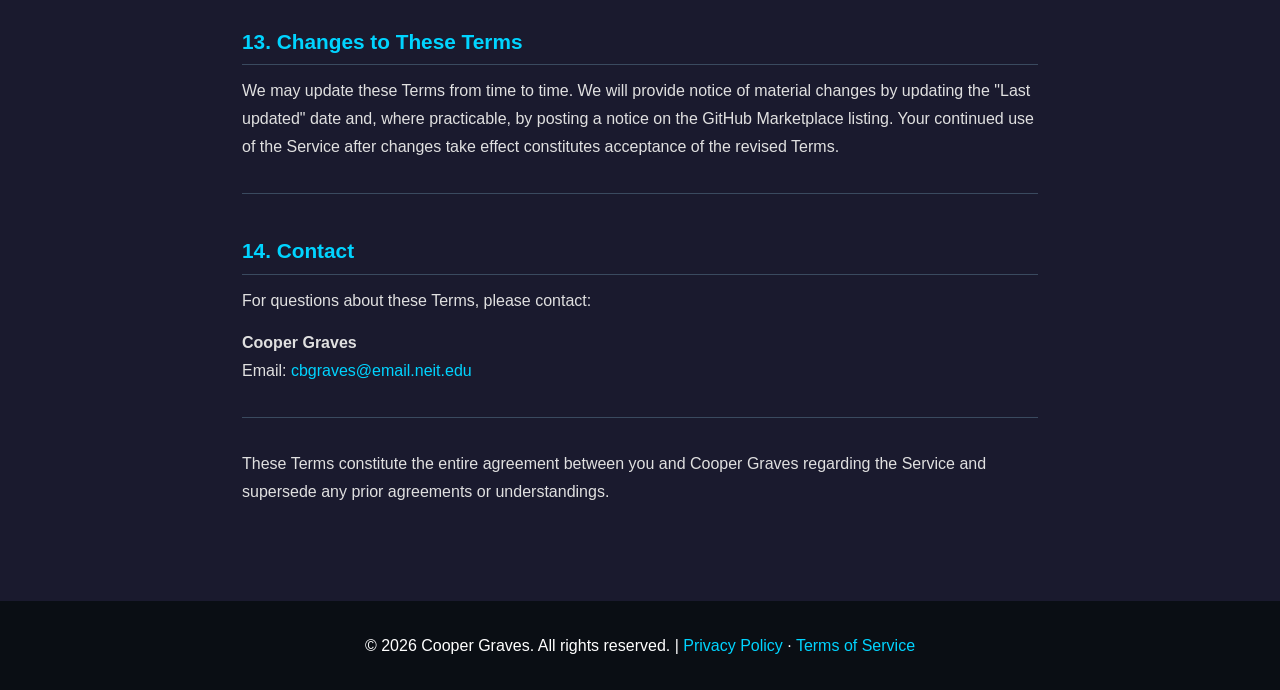
<file: legal/terms-of-service.html>
<!DOCTYPE html>
<html lang="en">

<head>
    <meta charset="UTF-8">
    <meta name="viewport" content="width=device-width, initial-scale=1.0">
    <meta name="description" content="Terms of Service for PRismAI-Reviewer, a GitHub App that provides automated code review. Governs your installation and use of the app.">
    <title>PRismAI-Reviewer GitHub App - Terms of Service</title>
    <link rel="stylesheet" href="../style.css">
    <style>
        .legal-hero {
            background: linear-gradient(135deg, var(--primary) 0%, var(--secondary) 50%, var(--accent) 100%);
            padding: 4rem 0 3rem;
            text-align: center;
        }

        .legal-hero h1 {
            font-size: 2.5rem;
            font-weight: 700;
            color: var(--accent-bright);
            margin-bottom: 0.5rem;
        }

        .legal-hero .app-name {
            font-size: 1.1rem;
            color: var(--text-light);
        }

        .legal-hero .last-updated {
            font-size: 0.9rem;
            color: var(--text-light);
            margin-top: 0.5rem;
        }

        .legal-content {
            max-width: 860px;
            margin: 0 auto;
            padding: 3rem 2rem 5rem;
        }

        .legal-content h2 {
            font-size: 1.3rem;
            font-weight: 700;
            color: var(--accent-bright);
            margin: 2.5rem 0 0.75rem;
            padding-bottom: 0.4rem;
            border-bottom: 1px solid var(--border);
        }

        .legal-content h3 {
            font-size: 1rem;
            font-weight: 600;
            color: var(--text);
            margin: 1.5rem 0 0.5rem;
        }

        .legal-content p {
            color: var(--text);
            margin-bottom: 0.9rem;
            line-height: 1.75;
        }

        .legal-content ul {
            list-style: none;
            padding: 0;
            margin-bottom: 0.9rem;
        }

        .legal-content ul li {
            color: var(--text);
            padding: 0.2rem 0 0.2rem 1.25rem;
            position: relative;
            line-height: 1.75;
        }

        .legal-content ul li::before {
            content: "–";
            position: absolute;
            left: 0;
            color: var(--accent-bright);
        }

        .legal-content a {
            color: var(--accent-bright);
            text-decoration: none;
        }

        .legal-content a:hover {
            text-decoration: underline;
        }

        .legal-content .caps-block {
            font-size: 0.9rem;
            line-height: 1.7;
            color: var(--text-light);
            background: rgba(15, 52, 96, 0.3);
            border: 1px solid var(--border);
            border-radius: 6px;
            padding: 1rem 1.25rem;
            margin-bottom: 0.9rem;
        }

        .divider {
            border: none;
            border-top: 1px solid var(--border);
            margin: 2rem 0;
        }

        .back-link {
            display: inline-flex;
            align-items: center;
            gap: 0.4rem;
            color: var(--accent-bright);
            text-decoration: none;
            font-size: 0.9rem;
            margin-bottom: 2rem;
            transition: opacity 0.2s;
        }

        .back-link:hover {
            opacity: 0.8;
        }
    </style>
</head>

<body>
    <!-- Navigation -->
    <nav>
        <div class="container">
            <div class="logo">CG</div>
            <ul>
                <li><a href="../index.html">Home</a></li>
                <li><a href="privacy-policy.html">Privacy Policy</a></li>
            </ul>
        </div>
    </nav>

    <!-- Hero -->
    <div class="legal-hero">
        <div class="container">
            <h1>Terms of Service</h1>
            <p class="app-name">PRismAI-Reviewer &mdash; GitHub App</p>
            <p class="last-updated">Last updated: April 1, 2026</p>
        </div>
    </div>

    <!-- Content -->
    <div class="legal-content">
        <a href="../index.html" class="back-link">&#8592; Back to Portfolio</a>

        <p class="caps-block" style="font-size: 0.85rem;">These Terms apply exclusively to <strong>PRismAI-Reviewer</strong>, a GitHub App available on the GitHub Marketplace. They do not apply to this portfolio website or any other project by Cooper Graves.</p>

        <p>These Terms of Service ("Terms") govern your use of PRismAI-Reviewer (the "Service"), a GitHub App provided by Cooper
            Graves ("we", "us", or "our"). By installing PRismAI-Reviewer through the GitHub Marketplace, you agree to be bound
            by these Terms.</p>

        <hr class="divider">

        <h2>1. The Service</h2>
        <p>PRismAI-Reviewer is an automated code review assistant that integrates with GitHub as a GitHub App. When installed on a
            repository, PRismAI-Reviewer analyses pull request diffs using large language models and provides automated feedback
            as GitHub comments.</p>
        <p>The Service includes features that vary by subscription plan, including but not limited to: bug detection,
            design analysis, performance analysis, fix suggestions, risk scoring, reviewer recommendations, and
            retrieval-augmented contextual review.</p>

        <hr class="divider">

        <h2>2. Eligibility</h2>
        <p>You must be at least 13 years of age and capable of forming a binding contract to use the Service. If you
            are accepting these Terms on behalf of an organisation, you represent that you have the authority to do so.</p>

        <hr class="divider">

        <h2>3. Account and Installation</h2>
        <p>Access to the Service is managed through your GitHub account via the GitHub Marketplace. You are responsible
            for maintaining the security of your GitHub account. We are not liable for any loss or damage resulting
            from unauthorised access to your account.</p>

        <hr class="divider">

        <h2>4. Subscription Plans and Billing</h2>

        <h3>a) Plans</h3>
        <p>PRismAI-Reviewer is offered on a subscription basis through GitHub Marketplace. Available plans and their monthly
            review limits and included features are listed on the Marketplace listing page and in the Service itself.</p>

        <h3>b) Billing</h3>
        <p>All billing is handled by GitHub Marketplace on our behalf. By subscribing to a paid plan, you agree to
            GitHub Marketplace's billing terms and authorise recurring charges.</p>

        <h3>c) Plan Changes</h3>
        <p>You may upgrade or downgrade your plan at any time through GitHub Marketplace. Changes take effect at the
            start of the next billing period unless otherwise stated by GitHub.</p>

        <h3>d) Cancellation</h3>
        <p>You may cancel your subscription at any time by uninstalling PRismAI-Reviewer or cancelling via GitHub Marketplace.
            No refunds are provided for partial billing periods except where required by applicable law.</p>

        <h3>e) Usage Limits</h3>
        <p>Free plan subscriptions are subject to a monthly review limit as stated on the listing. Once the limit is
            reached, PRismAI-Reviewer will not post reviews for the remainder of that calendar month. Paid plans have higher or
            unlimited limits as described on the listing.</p>

        <hr class="divider">

        <h2>5. Acceptable Use</h2>
        <p>You agree not to use the Service to:</p>
        <ul>
            <li>Circumvent, disable, or interfere with security features of the Service</li>
            <li>Attempt to gain unauthorised access to other users' data or installations</li>
            <li>Use the Service for any unlawful purpose or in violation of applicable laws</li>
            <li>Reverse-engineer or extract the Service's underlying models or logic</li>
            <li>Automate requests to the Service in a manner that materially exceeds normal pull request volume in
                order to abuse usage limits</li>
            <li>Use the Service to process code that contains intentional malware, exploits, or other malicious
                content intended to harm third parties</li>
        </ul>
        <p>We reserve the right to suspend or terminate access for violations of this section.</p>

        <hr class="divider">

        <h2>6. Code and Data</h2>

        <h3>a) Your Content</h3>
        <p>You retain all ownership rights to your code and repository content. By using the Service, you grant us a
            limited, non-exclusive licence to access, process, and transmit your code solely to provide the Service.</p>

        <h3>b) AI Processing</h3>
        <p>Code diffs and repository context are transmitted to the OpenAI API for analysis. You acknowledge and agree
            that your code content will be processed by OpenAI under their API terms. We do not use your code to train
            our own AI models.</p>

        <h3>c) Feedback and Embeddings</h3>
        <p>Feedback signals you provide and code embeddings generated during the Service are stored as described in
            our <a href="privacy-policy.html">Privacy Policy</a>. You grant us a licence to use these signals to
            improve the quality of reviews within your installation.</p>

        <hr class="divider">

        <h2>7. Intellectual Property</h2>
        <p>The Service, including its software, design, trademarks, and analysis logic, is owned by Cooper Graves and
            is protected by applicable intellectual property laws. Nothing in these Terms transfers ownership of the
            Service to you.</p>

        <hr class="divider">

        <h2>8. Disclaimer of Warranties</h2>
        <div class="caps-block">
            THE SERVICE IS PROVIDED "AS IS" AND "AS AVAILABLE" WITHOUT WARRANTIES OF ANY KIND, EITHER EXPRESS OR
            IMPLIED, INCLUDING BUT NOT LIMITED TO WARRANTIES OF MERCHANTABILITY, FITNESS FOR A PARTICULAR PURPOSE, OR
            NON-INFRINGEMENT.
            <br><br>
            WE DO NOT WARRANT THAT:
            <ul style="margin-top: 0.5rem; margin-bottom: 0;">
                <li>THE SERVICE WILL BE UNINTERRUPTED OR ERROR-FREE</li>
                <li>ANY CODE REVIEW OUTPUT IS ACCURATE, COMPLETE, OR FREE FROM FALSE POSITIVES</li>
                <li>THE SERVICE WILL IDENTIFY ALL BUGS, SECURITY VULNERABILITIES, OR DESIGN ISSUES PRESENT IN YOUR CODE</li>
            </ul>
            <br>
            AUTOMATED CODE REVIEW IS A SUPPLEMENT TO — NOT A REPLACEMENT FOR — HUMAN CODE REVIEW. YOU ARE SOLELY
            RESPONSIBLE FOR DECISIONS MADE BASED ON OUTPUT FROM THE SERVICE.
        </div>

        <hr class="divider">

        <h2>9. Limitation of Liability</h2>
        <div class="caps-block">
            TO THE MAXIMUM EXTENT PERMITTED BY APPLICABLE LAW, COOPER GRAVES SHALL NOT BE LIABLE FOR ANY INDIRECT,
            INCIDENTAL, SPECIAL, CONSEQUENTIAL, OR PUNITIVE DAMAGES, OR ANY LOSS OF PROFITS, REVENUE, DATA, OR
            GOODWILL ARISING FROM OR RELATED TO YOUR USE OF THE SERVICE, EVEN IF ADVISED OF THE POSSIBILITY OF SUCH
            DAMAGES.
            <br><br>
            OUR TOTAL AGGREGATE LIABILITY TO YOU FOR ALL CLAIMS ARISING FROM OR RELATED TO THE SERVICE SHALL NOT
            EXCEED THE AMOUNT YOU PAID FOR THE SERVICE IN THE THREE-MONTH PERIOD IMMEDIATELY PRECEDING THE EVENT
            GIVING RISE TO THE CLAIM.
        </div>

        <hr class="divider">

        <h2>10. Indemnification</h2>
        <p>You agree to indemnify, defend, and hold harmless Cooper Graves from and against any claims, damages,
            losses, liabilities, costs, and expenses (including reasonable legal fees) arising from: (a) your use of
            the Service; (b) your violation of these Terms; or (c) your violation of any applicable law or the rights
            of a third party.</p>

        <hr class="divider">

        <h2>11. Termination</h2>
        <p>We may suspend or terminate your access to the Service at any time, with or without notice, for conduct
            that we determine violates these Terms or is harmful to other users, us, third parties, or the integrity
            of the Service.</p>
        <p>You may terminate these Terms at any time by uninstalling PRismAI-Reviewer via GitHub App settings.</p>
        <p>Upon termination, your right to use the Service ceases immediately. Sections 6, 7, 8, 9, 10, and 12
            survive termination.</p>

        <hr class="divider">

        <h2>12. Governing Law and Disputes</h2>
        <p>These Terms are governed by the laws of the jurisdiction in which Cooper Graves operates, without regard to
            conflict of law principles. Any disputes arising from these Terms or the Service shall be resolved through
            good-faith negotiation where possible.</p>

        <hr class="divider">

        <h2>13. Changes to These Terms</h2>
        <p>We may update these Terms from time to time. We will provide notice of material changes by updating the
            "Last updated" date and, where practicable, by posting a notice on the GitHub Marketplace listing. Your
            continued use of the Service after changes take effect constitutes acceptance of the revised Terms.</p>

        <hr class="divider">

        <h2>14. Contact</h2>
        <p>For questions about these Terms, please contact:</p>
        <p><strong>Cooper Graves</strong><br>
            Email: <a href="mailto:cbgraves@email.neit.edu">cbgraves@email.neit.edu</a></p>

        <hr class="divider">

        <p>These Terms constitute the entire agreement between you and Cooper Graves regarding the Service and
            supersede any prior agreements or understandings.</p>
    </div>

    <footer>
        <div class="container">
            <p>&copy; 2026 Cooper Graves. All rights reserved. |
                <a href="privacy-policy.html" style="color: var(--accent-bright); text-decoration: none;">Privacy
                    Policy</a> &middot;
                <a href="terms-of-service.html"
                    style="color: var(--accent-bright); text-decoration: none;">Terms of Service</a>
            </p>
        </div>
    </footer>
</body>

</html>
</file>
<file: style.css>
* {
    margin: 0;
    padding: 0;
    box-sizing: border-box;
}

:root {
    --primary: #1a1a2e;
    --secondary: #16213e;
    --accent: #0f3460;
    --accent-bright: #00d4ff;
    --dark: #0a0e14;
    --light: #e8e8e8;
    --text: #e0e0e0;
    --text-light: #b0b0b0;
    --border: #3a4a5f;
    --bg-surface: #2a3f5f;
}

html {
    scroll-behavior: smooth;
}

body {
    font-family: -apple-system, BlinkMacSystemFont, 'Segoe UI', 'Roboto', 'Helvetica Neue', Arial, sans-serif;
    background-color: #1a1a2e;
    color: var(--text);
    line-height: 1.6;
}

/* Navigation */
nav {
    background: linear-gradient(135deg, var(--primary) 0%, var(--secondary) 100%);
    color: white;
    padding: 1rem 0;
    position: sticky;
    top: 0;
    z-index: 100;
    box-shadow: 0 2px 8px rgba(0, 0, 0, 0.1);
}

nav .container {
    max-width: 1200px;
    margin: 0 auto;
    padding: 0 2rem;
    display: flex;
    justify-content: space-between;
    align-items: center;
}

nav .logo {
    font-size: 1.5rem;
    font-weight: 700;
    letter-spacing: 1px;
}

nav ul {
    list-style: none;
    display: flex;
    gap: 2rem;
}

nav a {
    color: white;
    text-decoration: none;
    font-weight: 500;
    transition: opacity 0.3s;
}

nav a:hover {
    opacity: 0.8;
}

/* Container */
.container {
    max-width: 1200px;
    margin: 0 auto;
    padding: 0 2rem;
}

/* Hero Section */
.hero {
    background: linear-gradient(135deg, var(--primary) 0%, var(--secondary) 100%);
    color: white;
    padding: 6rem 0;
    text-align: center;
}

.hero h1 {
    font-size: 3.5rem;
    margin-bottom: 1rem;
    font-weight: 700;
}

.hero .subtitle {
    font-size: 1.25rem;
    margin-bottom: 2rem;
    opacity: 0.95;
    font-weight: 300;
}

.hero .bio {
    font-size: 1.1rem;
    margin-bottom: 2rem;
    max-width: 600px;
    margin-left: auto;
    margin-right: auto;
    opacity: 0.9;
}

.cta-buttons {
    display: flex;
    gap: 1rem;
    justify-content: center;
    flex-wrap: wrap;
}

.btn {
    padding: 0.75rem 1.75rem;
    border-radius: 0.5rem;
    text-decoration: none;
    font-weight: 600;
    transition: all 0.3s;
    border: none;
    cursor: pointer;
    font-size: 1rem;
    display: inline-block;
}

.btn-primary {
    background-color: var(--accent-bright);
    color: var(--dark);
}

.btn-primary:hover {
    transform: translateY(-2px);
    box-shadow: 0 8px 16px rgba(0, 0, 0, 0.2);
}

.btn-secondary {
    background-color: transparent;
    color: white;
    border: 2px solid white;
}

.btn-secondary:hover {
    background-color: var(--accent-bright);
    color: var(--dark);
    transform: translateY(-2px);
}

/* About Section */
.section {
    padding: 4rem 0;
}

.section h2 {
    font-size: 2.5rem;
    margin-bottom: 0.5rem;
    color: var(--accent-bright);
}

.section-subtitle {
    color: var(--text-light);
    margin-bottom: 2rem;
    font-size: 1.1rem;
}

.about-content {
    display: grid;
    grid-template-columns: 1fr 1fr;
    gap: 3rem;
    align-items: center;
}

.about-text p {
    margin-bottom: 1rem;
    color: var(--text-light);
    line-height: 1.8;
}

.skills {
    display: flex;
    flex-wrap: wrap;
    gap: 0.75rem;
    margin-top: 1.5rem;
}

.skill-tag {
    background: var(--accent);
    color: white;
    padding: 0.5rem 1rem;
    border-radius: 2rem;
    font-size: 0.9rem;
    font-weight: 500;
}

/* Projects Section */
.recent-projects {
    margin-bottom: 3rem;
}

.recent-projects h3 {
    font-size: 1.8rem;
    margin-bottom: 1rem;
    color: var(--accent-bright);
}

.recent-grid {
    display: grid;
    grid-template-columns: repeat(3, 1fr);
    gap: 1.5rem;
}

@media (max-width: 768px) {
    .recent-grid {
        grid-template-columns: 1fr;
    }
}

.projects-grid {
    display: grid;
    grid-template-columns: repeat(auto-fill, minmax(300px, 1fr));
    gap: 2rem;
    margin-top: 2rem;
}

.project-card {
    background: #2a3f5f;
    border-radius: 0.75rem;
    overflow: hidden;
    box-shadow: 0 2px 8px rgba(0, 0, 0, 0.3);
    transition: all 0.3s;
    border-top: 4px solid var(--accent-bright);
    display: flex;
    flex-direction: column;
}

.project-card:hover {
    transform: translateY(-8px);
    box-shadow: 0 8px 24px rgba(0, 0, 0, 0.15);
}

.project-header {
    padding: 1.5rem;
    background: linear-gradient(135deg, var(--primary) 0%, var(--secondary) 100%);
    color: white;
    flex-grow: 1;
}

.project-name {
    font-size: 1.25rem;
    font-weight: 700;
    margin-bottom: 0.5rem;
}

.project-language {
    display: inline-block;
    background: rgba(255, 255, 255, 0.2);
    padding: 0.25rem 0.75rem;
    border-radius: 2rem;
    font-size: 0.85rem;
    font-weight: 500;
    margin-top: 0.5rem;
}

.project-description {
    padding: 1.5rem;
    color: var(--text-light);
    font-size: 0.95rem;
    flex-grow: 1;
}

.project-footer {
    padding: 0 1.5rem 1.5rem;
    display: flex;
    gap: 1rem;
}

.project-link {
    flex: 1;
}

.project-link a {
    display: inline-block;
    width: 100%;
    padding: 0.75rem;
    background: var(--primary);
    color: white;
    text-decoration: none;
    border-radius: 0.4rem;
    text-align: center;
    font-weight: 600;
    transition: all 0.3s;
    font-size: 0.9rem;
}

.project-link a:hover {
    background: var(--secondary);
}

/* Filter */
.filter-buttons {
    display: flex;
    flex-wrap: wrap;
    gap: 1rem;
    margin-bottom: 2rem;
    justify-content: center;
}

.filter-btn {
    padding: 0.6rem 1.2rem;
    background: #2a3f5f;
    border: 2px solid var(--border);
    border-radius: 2rem;
    cursor: pointer;
    font-weight: 600;
    color: var(--text);
    transition: all 0.3s;
    font-size: 0.95rem;
}

.filter-btn:hover,
.filter-btn.active {
    background: var(--primary);
    color: white;
    border-color: var(--primary);
}

/* Contact Section */
.contact-section {
    background: linear-gradient(135deg, var(--primary) 0%, var(--secondary) 100%);
    color: white;
    text-align: center;
    padding: 4rem 0;
}

.contact-section h2 {
    color: white;
    margin-bottom: 1.5rem;
}

.contact-info {
    display: flex;
    justify-content: center;
    gap: 2rem;
    flex-wrap: wrap;
    margin-bottom: 2rem;
}

.contact-item {
    display: flex;
    align-items: center;
    gap: 0.75rem;
}

.contact-link {
    color: white;
    text-decoration: none;
    font-weight: 500;
    transition: opacity 0.3s;
}

.contact-link:hover {
    opacity: 0.8;
}

/* Footer */
footer {
    background: var(--dark);
    color: white;
    text-align: center;
    padding: 2rem;
}

/* Responsive */
@media (max-width: 768px) {
    nav ul {
        gap: 1rem;
        font-size: 0.9rem;
    }

    .hero h1 {
        font-size: 2.5rem;
    }

    .hero .subtitle {
        font-size: 1rem;
    }

    .section h2 {
        font-size: 2rem;
    }

    .about-content {
        grid-template-columns: 1fr;
    }

    .projects-grid {
        grid-template-columns: 1fr;
    }

    .cta-buttons {
        flex-direction: column;
        width: 100%;
    }

    .cta-buttons .btn {
        width: 100%;
    }

    .contact-info {
        flex-direction: column;
        gap: 1rem;
    }
}

/* Hidden by default */
.project-card.hidden {
    display: none;
}

/* GitHub icon */
.github-icon {
    width: 20px;
    height: 20px;
    display: inline-block;
    margin-right: 0.5rem;
}

/* Stats section */
.stats {
    display: grid;
    grid-template-columns: repeat(auto-fit, minmax(150px, 1fr));
    gap: 2rem;
    margin: 3rem 0;
    text-align: center;
}

.stat-item h3 {
    font-size: 2.5rem;
    color: var(--accent-bright);
    margin-bottom: 0.5rem;
}

.stat-item p {
    color: var(--text-light);
    font-weight: 500;
}
</file>
